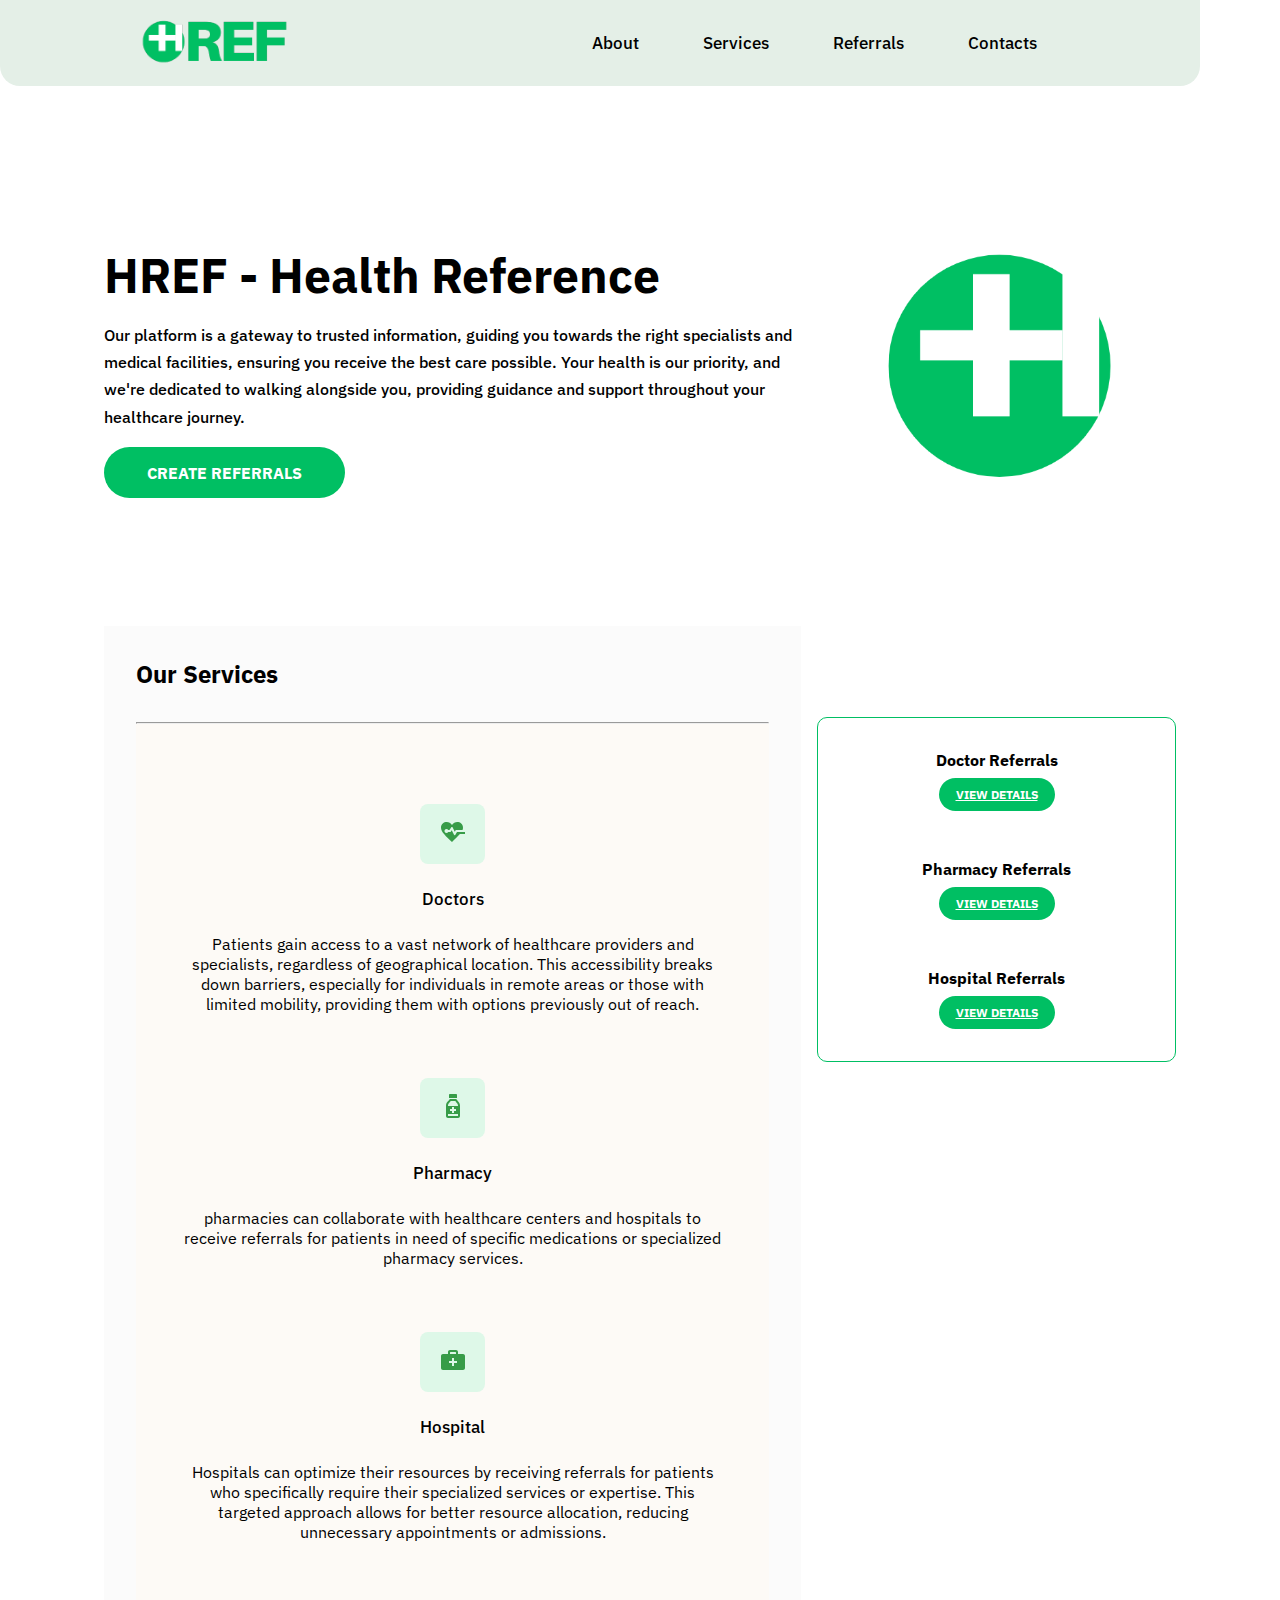
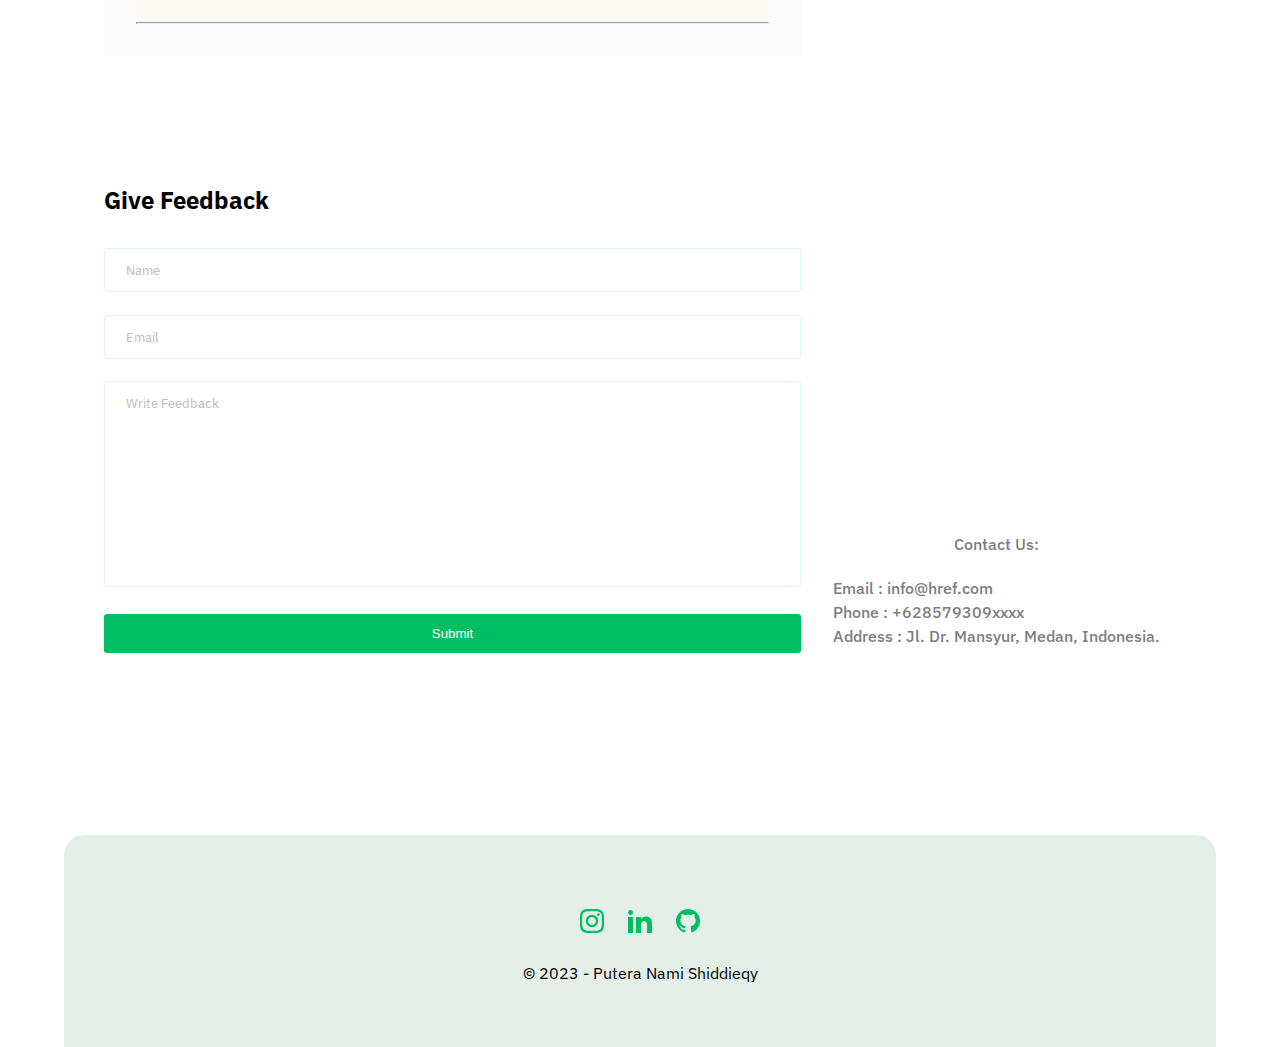
<file: index.html>
<!DOCTYPE html>
<html lang="en">
  <head>
    <meta charset="UTF-8" />
    <meta name="viewport" content="width=device-width, initial-scale=1.0" />
    <title>HREF - Your Health Reference</title>
    <link rel="stylesheet" href="styles/style.css" />
  </head>
  <body>
    <!-- navbar awal -->
    <header class="navbar" id="home">
      <div class="logo">
        <a href="#home"
          ><img src="img/HREF_Logo_LongVersion_1.png" alt="HREF"
        /></a>
      </div>
      <nav class="navbar-list">
        <ul>
          <li><a href="#about">About</a></li>
          <li><a href="#services">Services</a></li>
          <div class="dropdown">
              <a onclick="dropdownFunction()" class="dropbtn">Referrals</a>
              <div id="myDropdown" class="dropdown-content">
                <a href="#">Doctor</a>
                <a href="#">Pharmacy</a>
                <a href="#">Hospital</a>
              </div>
          </div>
          <li><a href="#contacts">Contacts</a></li>
        </ul>
      </nav>
      <div class="toggle">
        <div class="sec-1"></div>
        <div class="sec-2"></div>
        <div class="sec-3"></div> 
      </div>
    </header>
    <!-- navbar akhir -->

    <main>
      <!-- konten awal -->
      <div class="profile" id="about">
        <article class="profile-desc">
          <h1 class="title">HREF - Health Reference</h1>
          <p>
            Our platform is a gateway to trusted information, guiding you
            towards the right specialists and medical facilities, ensuring you
            receive the best care possible. Your health is our priority, and
            we're dedicated to walking alongside you, providing guidance and support throughout your healthcare
            journey.
          </p>
          <button>Create Referrals</button>
        </article>
        <article class="profile-services" id="services">
          <h3 class="services-title">Our Services</h3>
          <hr />
          <div class="services">
            <div class="patient">
              <div class="logo-icon">
                <svg
                  width="24"
                  height="24"
                  xmlns="http://www.w3.org/2000/svg"
                  fill-rule="evenodd"
                  clip-rule="evenodd"
                >
                  <path
                    d="M18.905 14c-2.029 2.401-4.862 5.005-7.905 8-5.893-5.8-11-10.134-11-14.371 
                  0-6.154 8.114-7.587 11-2.676 2.865-4.875 11-3.499 11 2.676 
                  0 .784-.175 1.572-.497 2.371h-6.278c-.253 0-.486.137-.61.358l-.813 
                  1.45-2.27-4.437c-.112-.219-.331-.364-.576-.38-.246-.016-.482.097-.622.299l-1.88 
                  2.71h-1.227c-.346-.598-.992-1-1.732-1-1.103 0-2 .896-2 2s.897 2 2 
                  2c.74 0 1.386-.402 1.732-1h1.956c.228 0 .441-.111.573-.297l.989-1.406 2.256 
                  4.559c.114.229.343.379.598.389.256.011.496-.118.629-.337l1.759-2.908h8.013v2h-5.095z"
                  />
                </svg>
              </div>
              <h4>Doctors</h4>
              <p>
                Patients gain access to a vast network of healthcare providers
                and specialists, regardless of geographical location. This
                accessibility breaks down barriers, especially for individuals
                in remote areas or those with limited mobility, providing them
                with options previously out of reach.
              </p>
            </div>
            <div class="pharmacy">
              <div class="logo-icon">
                <svg
                  width="24"
                  height="24"
                  xmlns="http://www.w3.org/2000/svg"
                  fill-rule="evenodd"
                  clip-rule="evenodd"
                >
                  <path
                    d="M15.131 5s1.692 2.025 2.268 2.711c1.213 1.461 1.573 2.31 1.601 4.161v10.128c-.015 1.094-.859 1.961-1.925 1.999-3.368.043-6.736.043-10.104 0-1.073-.038-1.964-.917-1.971-1.999v-10.134c.009-2.04.587-2.921 1.948-4.508.591-.689 1.941-2.358 1.941-2.358h6.242zm1.869 15h-10v2h10v-2zm-4-7h-2v2h-2v2h2v2h2v-2h2.023l-.023-2h-2v-2zm1.245-6h-4.457c-.634.787-1.224 1.522-1.489 1.857-1.026 1.3-1.293 1.807-1.299 3.143h10c-.013-1.346-.184-1.757-1.137-3.008-.268-.353-.929-1.157-1.618-1.992zm1.755-3h-8v-3c0-.552.448-1 1-1h6c.552 0 1 .448 1 1v3z"
                  />
                </svg>
              </div>
              <h4>Pharmacy</h4>
              <p>
                pharmacies can collaborate with healthcare centers and hospitals
                to receive referrals for patients in need of specific
                medications or specialized pharmacy services.
              </p>
            </div>
            <div class="Hospital">
              <div class="logo-icon">
                <svg
                  width="24"
                  height="24"
                  xmlns="http://www.w3.org/2000/svg"
                  fill-rule="evenodd"
                  clip-rule="evenodd"
                >
                  <path
                    d="M7 6v-2c0-1.104.896-2 2-2h6c1.104 0 2 .896 2 2v2h5c1.104 0 2 .896 2 2v12c0 1.104-.896 2-2 
                  2h-20c-1.104 0-2-.896-2-2v-12c0-1.104.896-2 2-2h5zm6 7v-3h-2v3h-3v2h3v3h2v-3h3v-2h-3zm1.5-9h
                  -5c-.276 0-.5.224-.5.5v1.5h6v-1.5c0-.276-.224-.5-.5-.5"
                  />
                </svg>
              </div>
              <h4>Hospital</h4>
              <p>
                Hospitals can optimize their resources by receiving referrals
                for patients who specifically require their specialized services
                or expertise. This targeted approach allows for better resource
                allocation, reducing unnecessary appointments or admissions.
              </p>
            </div>
          </div>
          <hr />
        </article>  
        <article class="profile-contacts" id="contacts">
          <h3>Give Feedback</h3>
          <div class="contacts">
            <form action="#" method="POST" class="contacts-form">
              <div>
                <input type="text" name="name" placeholder="Name" />
              </div>
              <div>
                <input
                  type="email"
                  name="email"
                  placeholder="Email"
                />
              </div>
              <div>
                <textarea
                  name="message"
                  cols="30"
                  rows="10"
                  placeholder="Write Feedback"
                ></textarea>
              </div>
              <div>
                <button type="submit" name="btnSubmit" class="btnSubmit">Submit</button>
              </div>
            </form>
          </div>
        </article>
      </div>
      <!-- konten akhir -->
      <!-- aside awal -->
      <aside>
        <div class="img-profile">
          <img
            class="img-profile"
            src="img/HREF_Logo_Main.png"
            alt="HREF-main"
          />
        </div>
        <div class="details-form">
          <div class="form">
            <center>
              <h4>Doctor Referrals</h4>
              <button><a href="#">view details</a></button>
            </center>
          </div>
          <div class="form">
            <center>
              <h4>Pharmacy Referrals</h4>
              <button><a href="#">view details</a></button>
            </center>
          </div>
          <div class="form">
            <center>
              <h4>Hospital Referrals</h4>
              <button><a href="#">view details</a></button>
            </center>
          </div>
        </div>
        <div class="contacts-details">
          <center><iframe src="https://www.google.com/maps/embed?pb=!1m18!1m12!1m3!1d3982.0864763668515!2d98.64541691099241!3d3.5675721963916427!2m3!1f0!2f0!3f0!3m2!1i1024!2i768!4f13.1!3m3!1m2!1s0x30312fdb328d4e19%3A0x2472c8d5da4a07c6!2sJl.%20Dr.%20Mansyur%2C%20Padang%20Bulan%20Selayang%20I%2C%20Kec.%20Medan%20Selayang%2C%20Kota%20Medan%2C%20Sumatera%20Utara!5e0!3m2!1sid!2sid!4v1700991215125!5m2!1sid!2sid" width="250" height="250" style="border:0; border-radius: 50%;" fullscreen></iframe></center>
          <center><p>Contact Us:</p></center><br>
          <ul>
            <li>Email : info@href.com</li>
            <li>Phone : +628579309xxxx</li>
            <li>Address : Jl. Dr. Mansyur, Medan, Indonesia.</li>
          </ul>
        </div>
      </aside>
      <!-- aside akhir -->
    </main>
    <footer>
      <div class="footer-icon">
        <a href="https://www.instagram.com/puteranami_/"
          ><svg
            xmlns="http://www.w3.org/2000/svg"
            width="24"
            height="24"
            viewBox="0 0 24 24"
          >
            <path
              d="M12 2.163c3.204 0 3.584.012 4.85.07 3.252.148 4.771 1.691 4.919 4.919.058 1.265.069 1.645.069 4.849 0 3.205-.012 3.584-.069 4.849-.149 3.225-1.664 4.771-4.919 4.919-1.266.058-1.644.07-4.85.07-3.204 0-3.584-.012-4.849-.07-3.26-.149-4.771-1.699-4.919-4.92-.058-1.265-.07-1.644-.07-4.849 0-3.204.013-3.583.07-4.849.149-3.227 1.664-4.771 4.919-4.919 1.266-.057 1.645-.069 4.849-.069zm0-2.163c-3.259 0-3.667.014-4.947.072-4.358.2-6.78 2.618-6.98 6.98-.059 1.281-.073 1.689-.073 4.948 0 3.259.014 3.668.072 4.948.2 4.358 2.618 6.78 6.98 6.98 1.281.058 1.689.072 4.948.072 3.259 0 3.668-.014 4.948-.072 4.354-.2 6.782-2.618 6.979-6.98.059-1.28.073-1.689.073-4.948 0-3.259-.014-3.667-.072-4.947-.196-4.354-2.617-6.78-6.979-6.98-1.281-.059-1.69-.073-4.949-.073zm0 5.838c-3.403 0-6.162 2.759-6.162 6.162s2.759 6.163 6.162 6.163 6.162-2.759 6.162-6.163c0-3.403-2.759-6.162-6.162-6.162zm0 10.162c-2.209 0-4-1.79-4-4 0-2.209 1.791-4 4-4s4 1.791 4 4c0 2.21-1.791 4-4 4zm6.406-11.845c-.796 0-1.441.645-1.441 1.44s.645 1.44 1.441 1.44c.795 0 1.439-.645 1.439-1.44s-.644-1.44-1.439-1.44z"
            /></svg
        ></a>
        <a href="https://www.linkedin.com/in/putera-nami-shiddieqy-4076211b6/"
          ><svg
            xmlns="http://www.w3.org/2000/svg"
            width="24"
            height="24"
            viewBox="0 0 24 24"
          >
            <path
              d="M4.98 3.5c0 1.381-1.11 2.5-2.48 2.5s-2.48-1.119-2.48-2.5c0-1.38 1.11-2.5 2.48-2.5s2.48 1.12 2.48 2.5zm.02 4.5h-5v16h5v-16zm7.982 0h-4.968v16h4.969v-8.399c0-4.67 6.029-5.052 6.029 0v8.399h4.988v-10.131c0-7.88-8.922-7.593-11.018-3.714v-2.155z"
            /></svg
        ></a>
        <a href="https://github.com/Naminiges"
          ><svg
            xmlns="http://www.w3.org/2000/svg"
            width="24"
            height="24"
            viewBox="0 0 24 24"
          >
            <path
              d="M12 0c-6.626 0-12 5.373-12 12 0 5.302 3.438 9.8 8.207 11.387.599.111.793-.261.793-.577v-2.234c-3.338.726-4.033-1.416-4.033-1.416-.546-1.387-1.333-1.756-1.333-1.756-1.089-.745.083-.729.083-.729 1.205.084 1.839 1.237 1.839 1.237 1.07 1.834 2.807 1.304 3.492.997.107-.775.418-1.305.762-1.604-2.665-.305-5.467-1.334-5.467-5.931 0-1.311.469-2.381 1.236-3.221-.124-.303-.535-1.524.117-3.176 0 0 1.008-.322 3.301 1.23.957-.266 1.983-.399 3.003-.404 1.02.005 2.047.138 3.006.404 2.291-1.552 3.297-1.23 3.297-1.23.653 1.653.242 2.874.118 3.176.77.84 1.235 1.911 1.235 3.221 0 4.609-2.807 5.624-5.479 5.921.43.372.823 1.102.823 2.222v3.293c0 .319.192.694.801.576 4.765-1.589 8.199-6.086 8.199-11.386 0-6.627-5.373-12-12-12z"
            /></svg
        ></a>
      </div>
      <div class="copyright">
        <p>&copy; 2023 - Putera Nami Shiddieqy</p>
      </div>
    </footer>
  </body>
  <script src="script.js"></script>
</html>
</file>
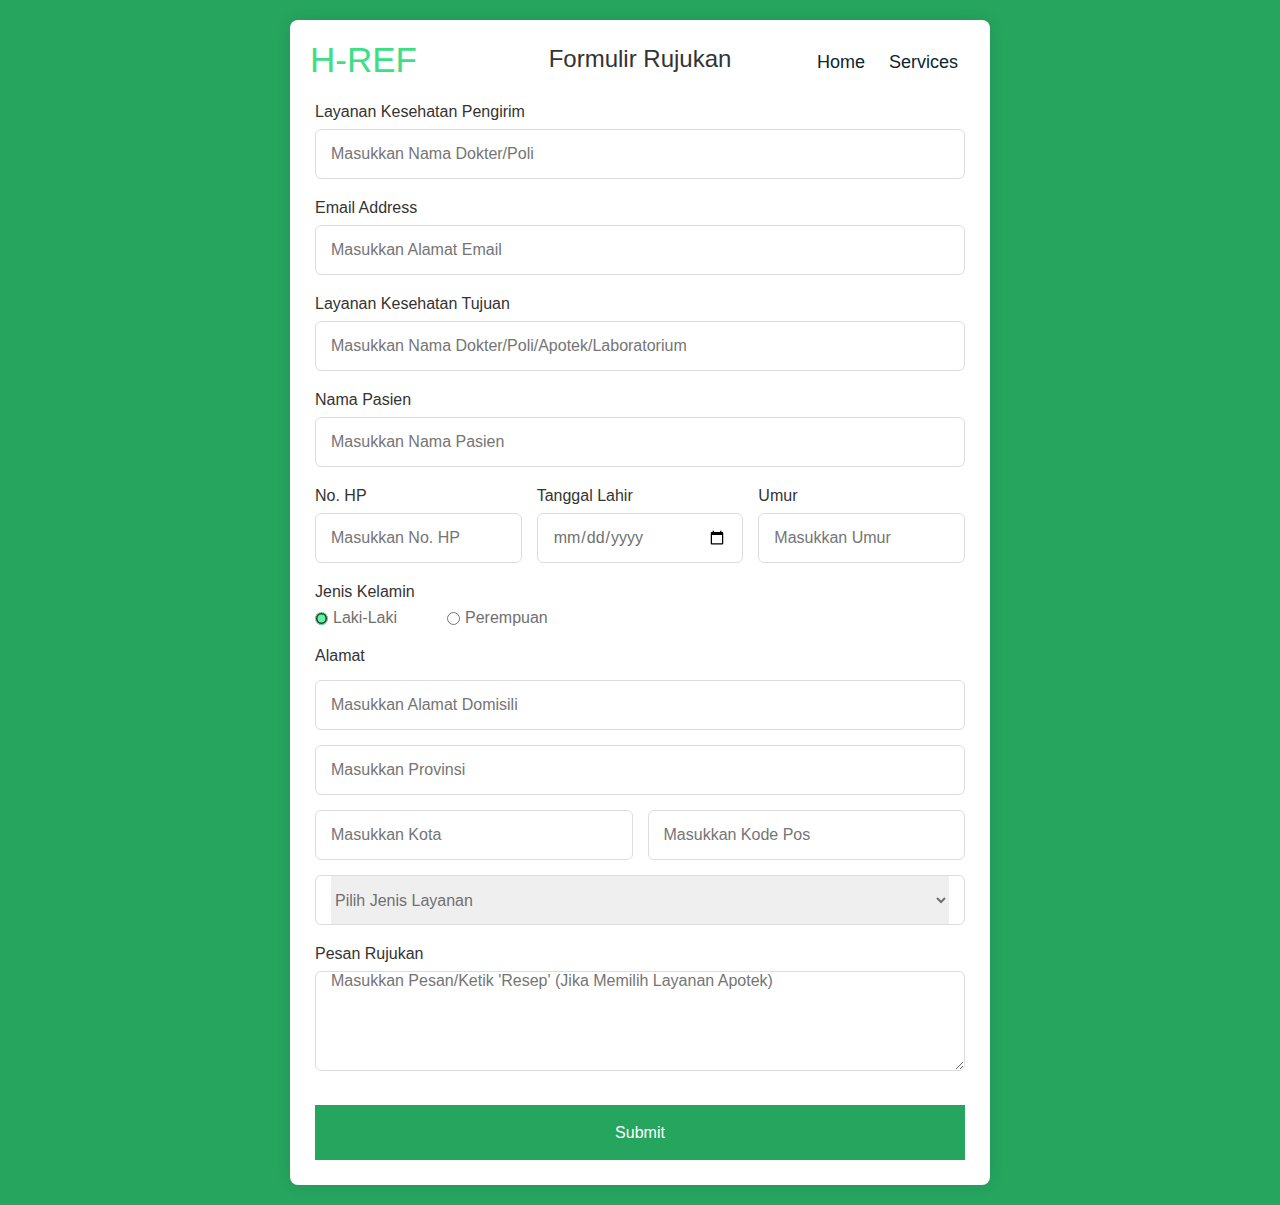
<file: form/index.html>
<!DOCTYPE html>
<html lang="en">
  <head>
    <meta charset="UTF-8" />
    <meta name="viewport" content="width=device-width, initial-scale=1.0" />
    <meta http-equiv="X-UA-Compatible" content="ie=edge" />
    <title>H-REF Form</title>
    <link rel="stylesheet" href="styles.css" />
  </head>
  <body>
    <section class="container">
      <header>
        Formulir Rujukan
        <nav>
          <div class="nav-content">
            <div class="logo">
              <a href="#">H-REF</a>
            </div>
            <ul class="nav-links">
              <li><a href="">Home</a></li>
              <li><a href="https://layanandata.kemkes.go.id/">Services</a></li>
            </ul>
          </div>
        </nav>
      </header>
      <form action="https://formspree.io/f/xeqbndgp" method="POST" class="form">
        <div class="input-box">
          <label>Layanan Kesehatan Pengirim</label>
          <input type="text" placeholder="Masukkan Nama Dokter/Poli" required />
        </div>

        <div class="input-box">
          <label>Email Address</label>
          <input type="text" placeholder="Masukkan Alamat Email" required />
        </div>

        <div class="input-box">
          <label>Layanan Kesehatan Tujuan</label>
          <input
            type="text"
            placeholder="Masukkan Nama Dokter/Poli/Apotek/Laboratorium"
            required
          />
        </div>

        <div class="input-box">
          <label>Nama Pasien</label>
          <input type="text" placeholder="Masukkan Nama Pasien" required />
        </div>

        <div class="column">
          <div class="input-box">
            <label>No. HP</label>
            <input type="number" placeholder="Masukkan No. HP" required />
          </div>
          <div class="input-box">
            <label>Tanggal Lahir</label>
            <input type="date" placeholder="Masukkan Tanggal Lahir" required />
          </div>
          <div class="input-box">
            <label>Umur</label>
            <input type="number" placeholder="Masukkan Umur" required />
          </div>
        </div>
        <div class="gender-box">
          <h3>Jenis Kelamin</h3>
          <div class="gender-option">
            <div class="gender">
              <input type="radio" id="check-male" name="gender" checked />
              <label for="check-male">Laki-Laki</label>
            </div>
            <div class="gender">
              <input type="radio" id="check-female" name="gender" />
              <label for="check-female">Perempuan</label>
            </div>
          </div>
        </div>
        <div class="input-box address">
          <label>Alamat</label>
          <input type="text" placeholder="Masukkan Alamat Domisili" required />
          <input type="text" placeholder="Masukkan Provinsi" required />
          <div class="column">
            <input type="text" placeholder="Masukkan Kota" required />
            <input type="number" placeholder="Masukkan Kode Pos" required />
          </div>
          <div class="column">
            <div class="select-box">
              <select>
                <option hidden>Pilih Jenis Layanan</option>
                <option>Apotek</option>
                <option>Dokter</option>
                <option>Poli</option>
                <option>Laboratorium</option>
              </select>
            </div>
          </div>
        </div>
        <div class="input-box">
          <label>Pesan Rujukan</label>
          <textarea
            name="message"
            id="message"
            cols="30"
            rows="10"
            placeholder="Masukkan Pesan/Ketik 'Resep' (Jika Memilih Layanan Apotek)"
          ></textarea>
        </div>
        <button type="submit">Submit</button>
      </form>
    </section>
    <script src="script.js"></script>
  </body>
</html>
</file>
<file: styles/style.css>
@import url("https://fonts.googleapis.com/css2?family=IBM+Plex+Sans:wght@500;700&display=swap");

*,
*::before,
::after {
  box-sizing: border-box;
  margin: 0;
  padding: 0;
  scroll-behavior: smooth;
}

body {
  height: 100vh;
  font-family: "IBM Plex Sans", sans-serif;
  margin: 0;
  display: flex;
  flex-direction: column;
}

header.navbar {
  max-width: 1200px;
  width: 100%;
  margin-inline: auto;
  display: flex;
  justify-content: space-around;
  align-items: center;
  padding-block: 1rem;
  z-index: 999;
  margin-bottom: 32px;
  background-color: #e4efe7;
  border-radius: 0 0 20px 20px;
  position: fixed;
}

header.navbar .logo img {
  width: 150px;
}

header.navbar .navbar-list ul {
  padding-left: 0;
  display: flex;
  justify-content: center;
  gap: 2rem 1rem;
}

header.navbar .navbar-list li {
  list-style-type: none;
}

header.navbar .navbar-list li a,
.dropdown a {
  text-decoration: none;
  font-size: 1.05rem;
  font-weight: 500;
  color: black;
  padding: 0.5rem 1.5rem;
  border-radius: 999px;
  transition: all 0.2s ease-in-out;
}

header.navbar .navbar-list li:hover a,
.dropdown a:hover {
  background-color: #00bf63;
  color: white;
}

.dropbtn {
  font-family: "IBM Plex Sans", sans-serif;
  border: none;
  cursor: pointer;
}

.dropdown {
  position: relative;
  display: inline-block;
}

.dropdown-content {
  color: black;
  display: none;
  position: absolute;
  background-color: #ffffff;
  min-width: 160px;
  overflow: auto;
  box-shadow: 0px 8px 16px 0px rgba(0, 0, 0, 0.2);
  z-index: 1;
}

.dropdown-content a {
  border-radius: 0;
  background-color: #ffffff;
  text-decoration: none;
  display: block;
}

.show {
  display: block;
}

.toggle div {
  width: 25px;
  height: 2px;
  background-color: #000;
  margin: 7px;
  transition: all 0.3s;
  z-index: 99;
}

.toggle {
  display: none;
  z-index: 99;
  position: fixed;
  top: 33px;
  right: 35px;
}

.toggle {
  display: block;
  cursor: pointer;
}

.toggle-show .sec-1 {
  transform: rotate(-45deg) translate(-5px, 7px);
}

.toggle-show .sec-2 {
  opacity: 0;
}

.toggle-show .sec-3 {
  transform: rotate(45deg) translate(-5px, -7px);
}

main {
  max-width: 1200px;
  width: 100%;
  margin-inline: auto;
  padding: 2rem 4rem;
  flex: 1;
  display: flex;
  align-items: center;
}

main .profile {
  flex: 1;
  display: flex;
  align-items: center;
  flex-direction: column;
}

main .profile .profile-desc {
  flex: 1 1;
  margin: 196px 0 64px 0;
}

main .profile .profile-desc .title {
  font-size: 3rem;
  margin-block: 1rem;
}

main .profile .profile-desc p {
  line-height: 1.7rem;
  font-size: 1rem;
  font-weight: 500;
}

main .profile .profile-desc button {
  padding: 0.8rem 2.5rem;
  margin-block-start: 1rem;
  text-transform: uppercase;
  font-weight: 700;
  font-size: 1rem;
  font-family: "IBM Plex Sans", sans-serif;
  color: white;
  border: 3px solid transparent;
  border-radius: 999px;
  background-color: #00bf63;
  cursor: pointer;
  transition: all 0.15s ease-in;
}

main .profile .profile-desc button:hover {
  border: 3px solid #00bf63;
  color: #00bf63;
  background-color: transparent;
}

.services-title,
.profile-contacts h3 {
  text-align: start;
  margin-bottom: 2rem;
  font-size: 1.5rem;
}

.logo-icon {
  background: #def8e8;
  width: fit-content;
  margin: 0 auto;
  padding: 1rem 1.3rem;
  border-radius: 0.5rem;
}

.logo-icon svg {
  fill: #379c48;
}

.profile-services {
  background-color: #fbfbfb;
  padding: 32px;
  display: flex;
  flex-direction: column;
  margin: 64px 0;
}

.services {
  padding: 3rem;
  text-align: center;
  background: #fdfaf6;
  display: flex;
  flex-direction: column;
}

.services h4 {
  margin: 1.5rem;
  font-weight: 500;
  font-size: 1.05rem;
}

.patient,
.pharmacy,
.Hospital {
  margin: 32px 0;
}

.profile-contacts {
  width: 100%;
  margin: 64px 0;
}

.contacts-form div {
  margin-bottom: 1.4rem;
}

.contacts-form input,
.contacts-form textarea {
  width: 100%;
  padding: 0.75rem 1.3rem;
  font-family: "IBM Plex Sans", sans-serif;
  background: #ffffff;
  border: 1px solid #def8e8;
  border-radius: 3px;
  resize: none;
}

.contacts-form input::placeholder,
.contacts-form textarea::placeholder {
  color: #c0baba;
}

.contacts-form input:focus,
.contacts-form textarea:focus {
  outline: none;
  border: 1px solid #379c48;
}

.btnSubmit {
  width: 100%;
  padding: 0.75rem 1.3rem;
  background: #00bf63;
  color: #fff;
  border: none;
  border-radius: 3px;
  cursor: pointer;
  transition: 0.2s ease-in-out;
}

.btnSubmit:hover {
  background: #379c48;
}

aside {
  height: 1980px;
  margin-left: 1rem;
}

aside .img-profile {
  margin: 0 0 180px 0;
  width: 342px;
  height: 342px;
}

aside .details-form {
  margin-bottom: 900px;
  padding-bottom: 1rem;
  border: 1px solid #00bf63;
  border-radius: 10px;
}

aside .contacts-details {
  padding: 0 1rem;
}

aside h4 {
  margin: 32px 0 0.5rem 0;
}

aside a {
  color: #ffffff;
}

aside a:hover {
  color: #00bf63;
}

aside button {
  padding: 0.5rem 1rem;
  margin: 0 0 1rem 0;
  text-transform: uppercase;
  font-weight: 700;
  font-size: 0.75rem;
  font-family: "IBM Plex Sans", sans-serif;
  color: white;
  border: 1px solid transparent;
  border-radius: 999px;
  background-color: #00bf63;
  cursor: pointer;
  transition: all 0.15s ease-in;
}

aside button:hover {
  border: 1px solid #00bf63;
  color: #00bf63;
  background-color: transparent;
}

aside ul,
aside p {
  line-height: 1.5em;
  list-style: none;
  font-family: "IBM Plex Sans", sans-serif;
  font-weight: 500;
  color: #7d7d7d;
}

aside iframe {
  border-radius: 50%;
  margin-bottom: 1rem;
}

footer {
  margin: 4rem 4rem 0 4rem;
  padding: 4rem 0;
  background: #e4efe7;
  border-radius: 20px 20px 0 0;
  text-align: center;
}

.footer-icon {
  margin-bottom: 1rem;
}

.footer-icon a {
  margin-bottom: 0.5rem;
}

.footer-icon svg {
  margin: 10px 10px;
  fill: #00bf63;
}

.footer-icon a:hover svg {
  fill: #379c48;
}

@media (min-width: 1440px) and (max-width: 2560px) {
  header.navbar {
    margin: 0 25%;
  }
}

@media (min-width: 1024px) and (max-width:  2560px) {
  .toggle {
    display: none;
  }
}

@media (min-width: 1024px) and (max-width: 1440px) {
  aside .details-form {
    margin-bottom: 800px;
  }
}

@media (min-width: 1300px) and (max-width: 1440px) {
  header.navbar {
    width: 1440px;
    margin: 0 120px 0 80px;
  }
}

@media (min-width: 320px) and (max-width: 1023px) {
  main {
    display: flex;
    flex-direction: column;
  }
  aside {
    height: 1100px;
    margin: 0;
  }
  aside .img-profile {
    margin: 0 0 0 0;
  }

  aside .details-form,
  aside .contacts-details {
    margin: 0 0 3rem 0;
  }
  nav {
    position: fixed;
    width: 50%;
    right: 0;
    top: 0;
    height: 100vh;
    flex-direction: column;
    background: #ffffff;
    border-left: 1px solid #fff;
    z-index: 9;
    transform: translateX(100%);
    transition: 0.2s ease-in-out;
  }
  nav ul {
    height: 100vh;
    align-items: center;
    flex-direction: column;
    justify-content: center;
  }

  .nav-active {
    transform: translateX(0);
  }
}

@media (min-width: 320px) and (max-width: 425px) {
  * {
    box-sizing: unset;
  }

  header .navbar-list {
    display: flex;
    flex-direction: column;
  }
}
@media (max-width: 425px) {
  .contacts-form input,
  .contacts-form textarea,
  .btnSubmit {
    width: 90%;
  }
  footer {
    width: 425px;
    margin: auto;
    padding: 2rem 4rem;
  }
  main .profile .profile-desc {
    margin: 100px 0 64px 0;
  }
}

@media (max-width: 375px) {
  footer {
    width: 440px;
    padding: 2rem 2rem;
  }
}

@media (max-width: 320px) {
  aside {
    margin-bottom: 30px;
  }
  footer {
    width: 400px;
    padding: 1rem 1rem;
  }
}
</file>
<file: form/styles.css>
/* navigasi */
@import url("https://fonts.googleapis.com/css2?family=Ubuntu:wght@400;500;700&display=swap");
* {
  margin: 0;
  padding: 0;
  box-sizing: border-box;
  text-decoration: none;
  font-family: "Ubuntu", sans-serif;
}
nav {
  position: absolute;
  top: 0;
  left: 0;
  width: 100%;
  padding: 20px;
  transition: all 0.4s ease;
}
nav.sticky {
  padding: 15px 20px;
  background: rgb(59, 224, 133);
  box-shadow: 0 5px 10px rgba(0, 0, 0, 0.1);
}
nav .nav-content {
  height: 100%;
  max-width: 1200px;
  margin: auto;
  display: flex;
  align-items: center;
  justify-content: space-between;
}
nav .logo a {
  font-weight: 500;
  font-size: 35px;
  color: rgb(59, 224, 133);
}
nav.sticky .logo a {
  color: #fff;
}
.nav-content .nav-links {
  display: flex;
}
.nav-content .nav-links li {
  list-style: none;
  margin: 0 8px;
}
.nav-links li a {
  text-decoration: none;
  color: #0e2431;
  font-size: 18px;
  font-weight: 500;
  padding: 10px 4px;
  transition: all 0.3s ease;
}
.nav-links li a:hover {
  color: rgb(38, 165, 95);
}
nav.sticky .nav-links li a {
  color: #fff;
  transition: all 0.4s ease;
}
nav.sticky .nav-links li a:hover {
  color: #0e2431;
}
h2 {
  font-size: 30px;
  margin-bottom: 6px;
  color: rgb(59, 224, 133);
}
.text {
  text-align: justify;
  padding: 40px 80px;
  box-shadow: -5px 0 10px rgba(0, 0, 0, 0.1);
}

/* isi */
@import url("https://fonts.googleapis.com/css2?family=Poppins:wght@200;300;400;500;600;700&display=swap");
* {
  margin: 0;
  padding: 0;
  box-sizing: border-box;
  font-family: "Poppins", sans-serif;
}
body {
  min-height: 100vh;
  display: flex;
  align-items: center;
  justify-content: center;
  padding: 20px;
  background: rgb(38, 165, 95);
}
.container {
  position: relative;
  max-width: 700px;
  width: 100%;
  background: #fff;
  padding: 25px;
  border-radius: 8px;
  box-shadow: 0 0 15px rgba(0, 0, 0, 0.1);
}
.container header {
  font-size: 1.5rem;
  color: #333;
  font-weight: 500;
  text-align: center;
}

.container .form {
  margin-top: 30px;
}
.form .input-box {
  width: 100%;
  margin-top: 20px;
}
.input-box label {
  color: #333;
}
.form :where(.input-box input, .select-box) {
  position: relative;
  height: 50px;
  width: 100%;
  outline: none;
  font-size: 1rem;
  color: #707070;
  margin-top: 8px;
  border: 1px solid #ddd;
  border-radius: 6px;
  padding: 0 15px;
}
.form :where(.input-box textarea) {
  position: relative;
  height: 100px;
  width: 100%;
  outline: none;
  font-size: 1rem;
  color: #707070;
  margin-top: 8px;
  border: 1px solid #ddd;
  border-radius: 6px;
  padding: 0 15px;
}
.input-box input:focus {
  box-shadow: 0 1px 0 rgba(0, 0, 0, 0.1);
}
.input-box textarea:focus {
  box-shadow: 0 1px 0 rgba(0, 0, 0, 0.1);
}
.form .column {
  display: flex;
  column-gap: 15px;
}
.form .gender-box {
  margin-top: 20px;
}
.gender-box h3 {
  color: #333;
  font-size: 1rem;
  font-weight: 400;
  margin-bottom: 8px;
}
.form :where(.gender-option, .gender) {
  display: flex;
  align-items: center;
  column-gap: 50px;
  flex-wrap: wrap;
}
.form .gender {
  column-gap: 5px;
}
.gender input {
  accent-color: rgb(90, 248, 161);
}
.form :where(.gender input, .gender label) {
  cursor: pointer;
}
.gender label {
  color: #707070;
}
.address :where(input, .select-box) {
  margin-top: 15px;
}
.select-box select {
  height: 100%;
  width: 100%;
  outline: none;
  border: none;
  color: #707070;
  font-size: 1rem;
}
.form button {
  height: 55px;
  width: 100%;
  color: #fff;
  font-size: 1rem;
  font-weight: 400;
  margin-top: 30px;
  border: none;
  cursor: pointer;
  transition: all 0.2s ease;
  background: rgb(38, 165, 95);
}
.form button:hover {
  background: rgb(59, 224, 133);
}
/*Responsive*/
@media screen and (max-width: 500px) {
  .form .column {
    flex-wrap: wrap;
  }
  .form :where(.gender-option, .gender) {
    row-gap: 15px;
  }
  nav {
    display: none;
  }
}
</file>
